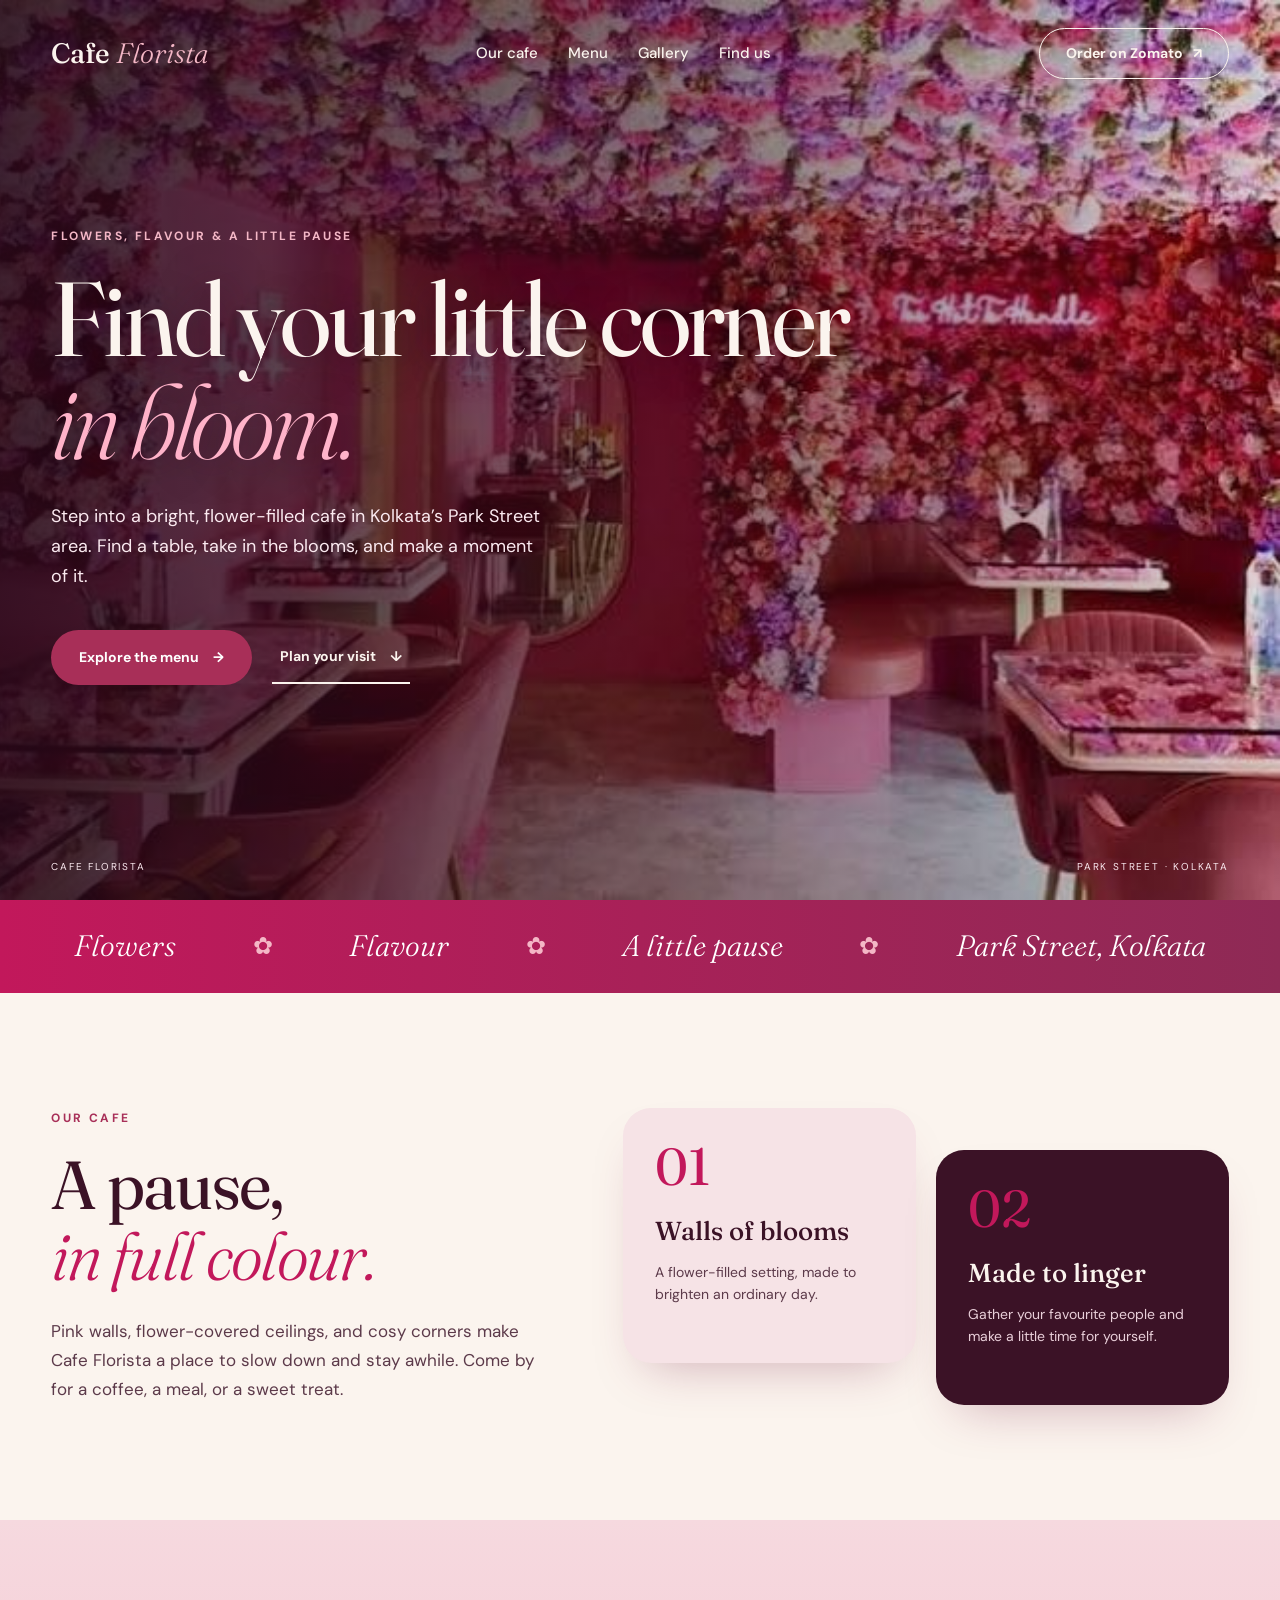
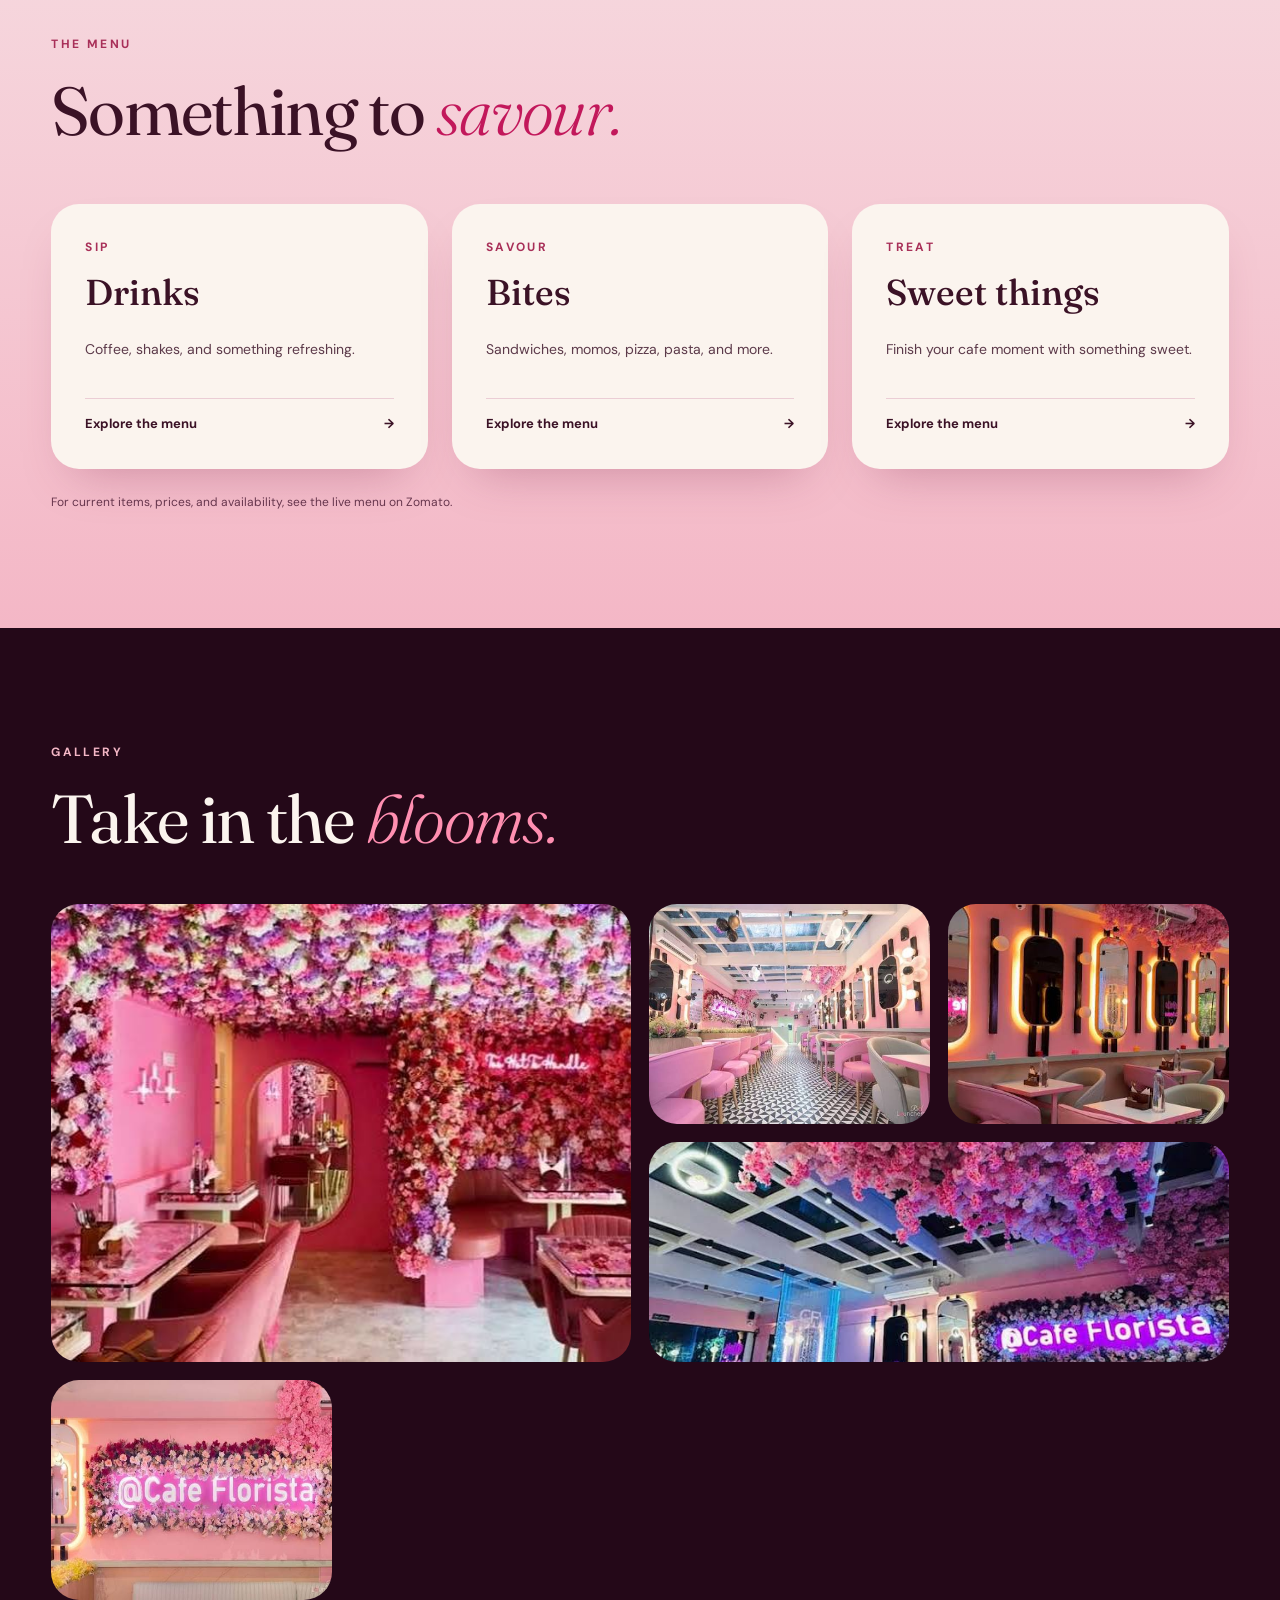
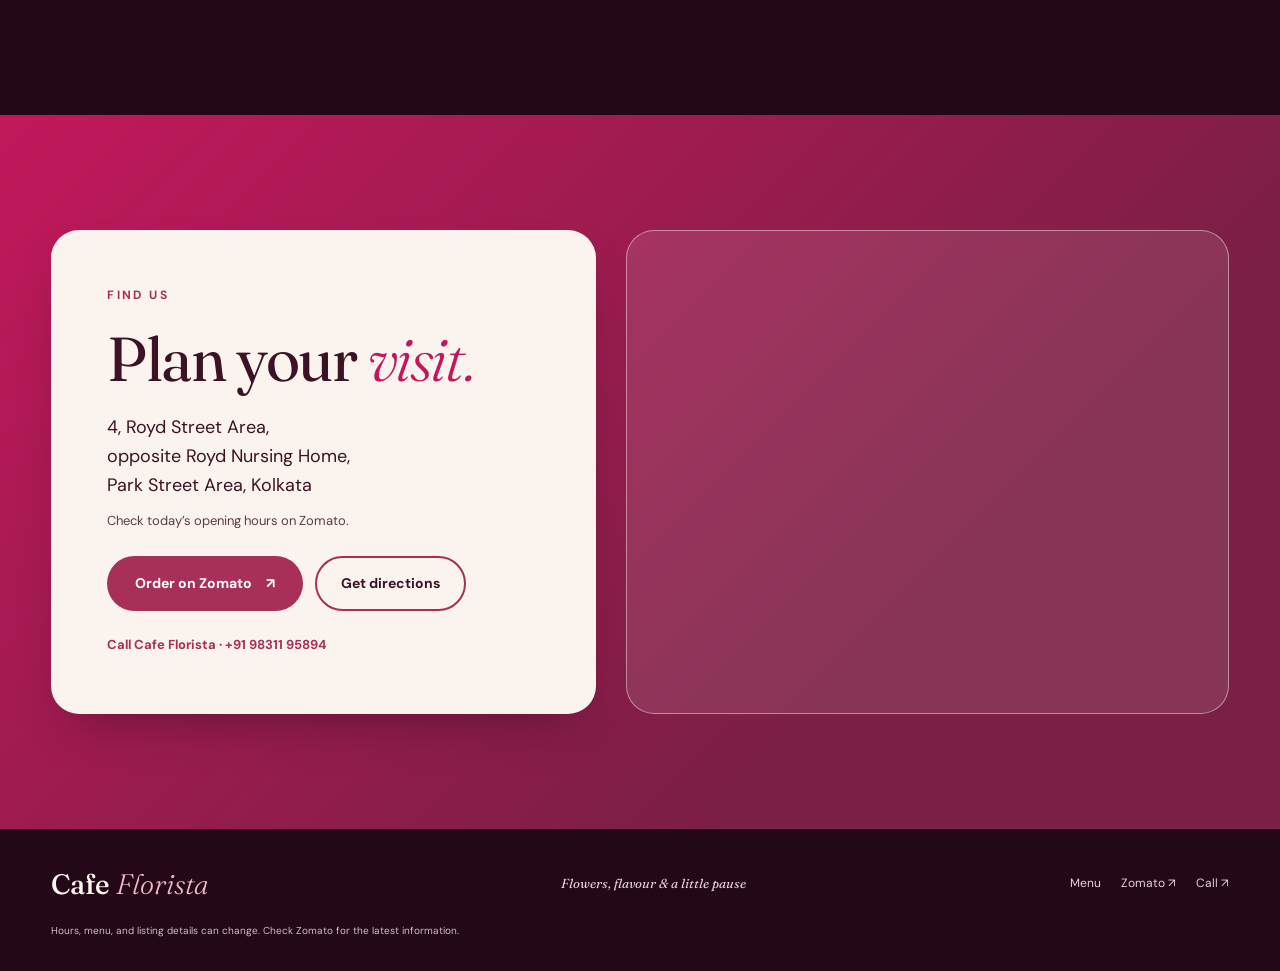
<file: index.html>
<!DOCTYPE html>
<html lang="en">
<head>
    <meta charset="UTF-8">
    <meta name="viewport" content="width=device-width, initial-scale=1.0">
    <meta name="description" content="Cafe Florista is a flower-filled cafe in Kolkata's Park Street area. Explore the cafe, menu, and visit details.">
    <meta name="theme-color" content="#fbf4ee">
    <title>Cafe Florista | Flowers, flavour & a little pause</title>
    <link rel="stylesheet" href="css/design.css">
</head>
<body>
    <header class="hero" id="top">
        <nav class="site-nav" aria-label="Main navigation">
            <a class="brand" href="#top">Cafe <em>Florista</em></a>
            <div class="nav-links"><a href="#cafe">Our cafe</a><a href="#menu">Menu</a><a href="#gallery">Gallery</a><a href="#find">Find us</a></div>
            <a class="nav-cta" href="https://www.zomato.com/kolkata/cafe-florista-1-park-street-area/order" target="_blank" rel="noopener noreferrer">Order on Zomato <span aria-hidden="true">↗</span></a>
        </nav>
        <div class="hero-content"><p class="eyebrow">Flowers, flavour & a little pause</p><h1>Find your little corner <em>in bloom.</em></h1><p class="hero-copy">Step into a bright, flower-filled cafe in Kolkata’s Park Street area. Find a table, take in the blooms, and make a moment of it.</p><div class="hero-actions"><a class="button button-primary" href="#menu">Explore the menu <span aria-hidden="true">→</span></a><a class="button button-quiet" href="#find">Plan your visit <span aria-hidden="true">↓</span></a></div></div>
        <div class="hero-note"><span>CAFE FLORISTA</span><span>PARK STREET · KOLKATA</span></div>
    </header>
    <main>
        <div class="ticker" aria-label="Flowers, flavour, a little pause, Park Street, Kolkata"><span>Flowers</span><i>✿</i><span>Flavour</span><i>✿</i><span>A little pause</span><i>✿</i><span>Park Street, Kolkata</span></div>
        <section class="cafe-section section" id="cafe"><div class="cafe-copy"><p class="eyebrow">Our cafe</p><h2>A pause,<br><em>in full colour.</em></h2><p>Pink walls, flower-covered ceilings, and cosy corners make Cafe Florista a place to slow down and stay awhile. Come by for a coffee, a meal, or a sweet treat.</p></div><div class="experience-grid"><article class="experience-card"><span class="card-number">01</span><h3>Walls of blooms</h3><p>A flower-filled setting, made to brighten an ordinary day.</p></article><article class="experience-card experience-card-dark"><span class="card-number">02</span><h3>Made to linger</h3><p>Gather your favourite people and make a little time for yourself.</p></article></div></section>
        <section class="menu-section section" id="menu"><p class="eyebrow">The menu</p><h2>Something to <em>savour.</em></h2><div class="menu-cards"><article class="menu-card"><p class="menu-label">SIP</p><h3>Drinks</h3><p>Coffee, shakes, and something refreshing.</p><a href="menu.html">Explore the menu <span aria-hidden="true">→</span></a></article><article class="menu-card"><p class="menu-label">SAVOUR</p><h3>Bites</h3><p>Sandwiches, momos, pizza, pasta, and more.</p><a href="menu.html">Explore the menu <span aria-hidden="true">→</span></a></article><article class="menu-card"><p class="menu-label">TREAT</p><h3>Sweet things</h3><p>Finish your cafe moment with something sweet.</p><a href="menu.html">Explore the menu <span aria-hidden="true">→</span></a></article></div><p class="menu-footnote">For current items, prices, and availability, see the live menu on Zomato.</p></section>
        <section class="gallery-section section" id="gallery"><p class="eyebrow">Gallery</p><h2>Take in the <em>blooms.</em></h2><div class="gallery-grid"><figure class="gallery-large"><img src="assets/menu/cafe_florista1.jpg" alt="Flower-covered ceiling and pink seating at Cafe Florista" loading="lazy"></figure><figure><img src="assets/menu/cafe_florista3.jpg" alt="Pink booth seating inside Cafe Florista" loading="lazy"></figure><figure><img src="assets/menu/cafe_florista5.jpg" alt="Cafe Florista tables and decorative mirrors" loading="lazy"></figure><figure><img src="assets/menu/cafe_florista6.jpg" alt="Cafe Florista sign set into a wall of flowers" loading="lazy"></figure><figure><img src="assets/menu/cafe_florista7.jpg" alt="Illuminated Cafe Florista flower wall" loading="lazy"></figure></div></section>
        <section class="find-section section" id="find"><div class="find-card"><p class="eyebrow">Find us</p><h2>Plan your <em>visit.</em></h2><p class="address">4, Royd Street Area,<br>opposite Royd Nursing Home,<br>Park Street Area, Kolkata</p><p class="hours-note">Check today’s opening hours on Zomato.</p><div class="find-actions"><a class="button button-primary" href="https://www.zomato.com/kolkata/cafe-florista-1-park-street-area/order" target="_blank" rel="noopener noreferrer">Order on Zomato <span aria-hidden="true">↗</span></a><a class="button button-outline" href="https://www.google.com/maps/dir/?api=1&amp;destination=22.5528594000%2C88.3543744000" target="_blank" rel="noopener noreferrer">Get directions</a></div><a class="phone-link" href="tel:+919831195894">Call Cafe Florista · +91 98311 95894</a></div><div class="map-frame"><iframe title="Map to Cafe Florista in Park Street, Kolkata" src="https://www.google.com/maps?q=22.5528594,88.3543744&amp;output=embed" loading="lazy" referrerpolicy="no-referrer-when-downgrade" allowfullscreen></iframe></div></section>
    </main>
    <footer class="site-footer"><a class="brand" href="#top">Cafe <em>Florista</em></a><span>Flowers, flavour & a little pause</span><div><a href="menu.html">Menu</a><a href="https://www.zomato.com/kolkata/cafe-florista-1-park-street-area" target="_blank" rel="noopener noreferrer">Zomato ↗</a><a href="tel:+919831195894">Call ↗</a></div><small>Hours, menu, and listing details can change. Check Zomato for the latest information.</small></footer>
</body>
</html>
</file>
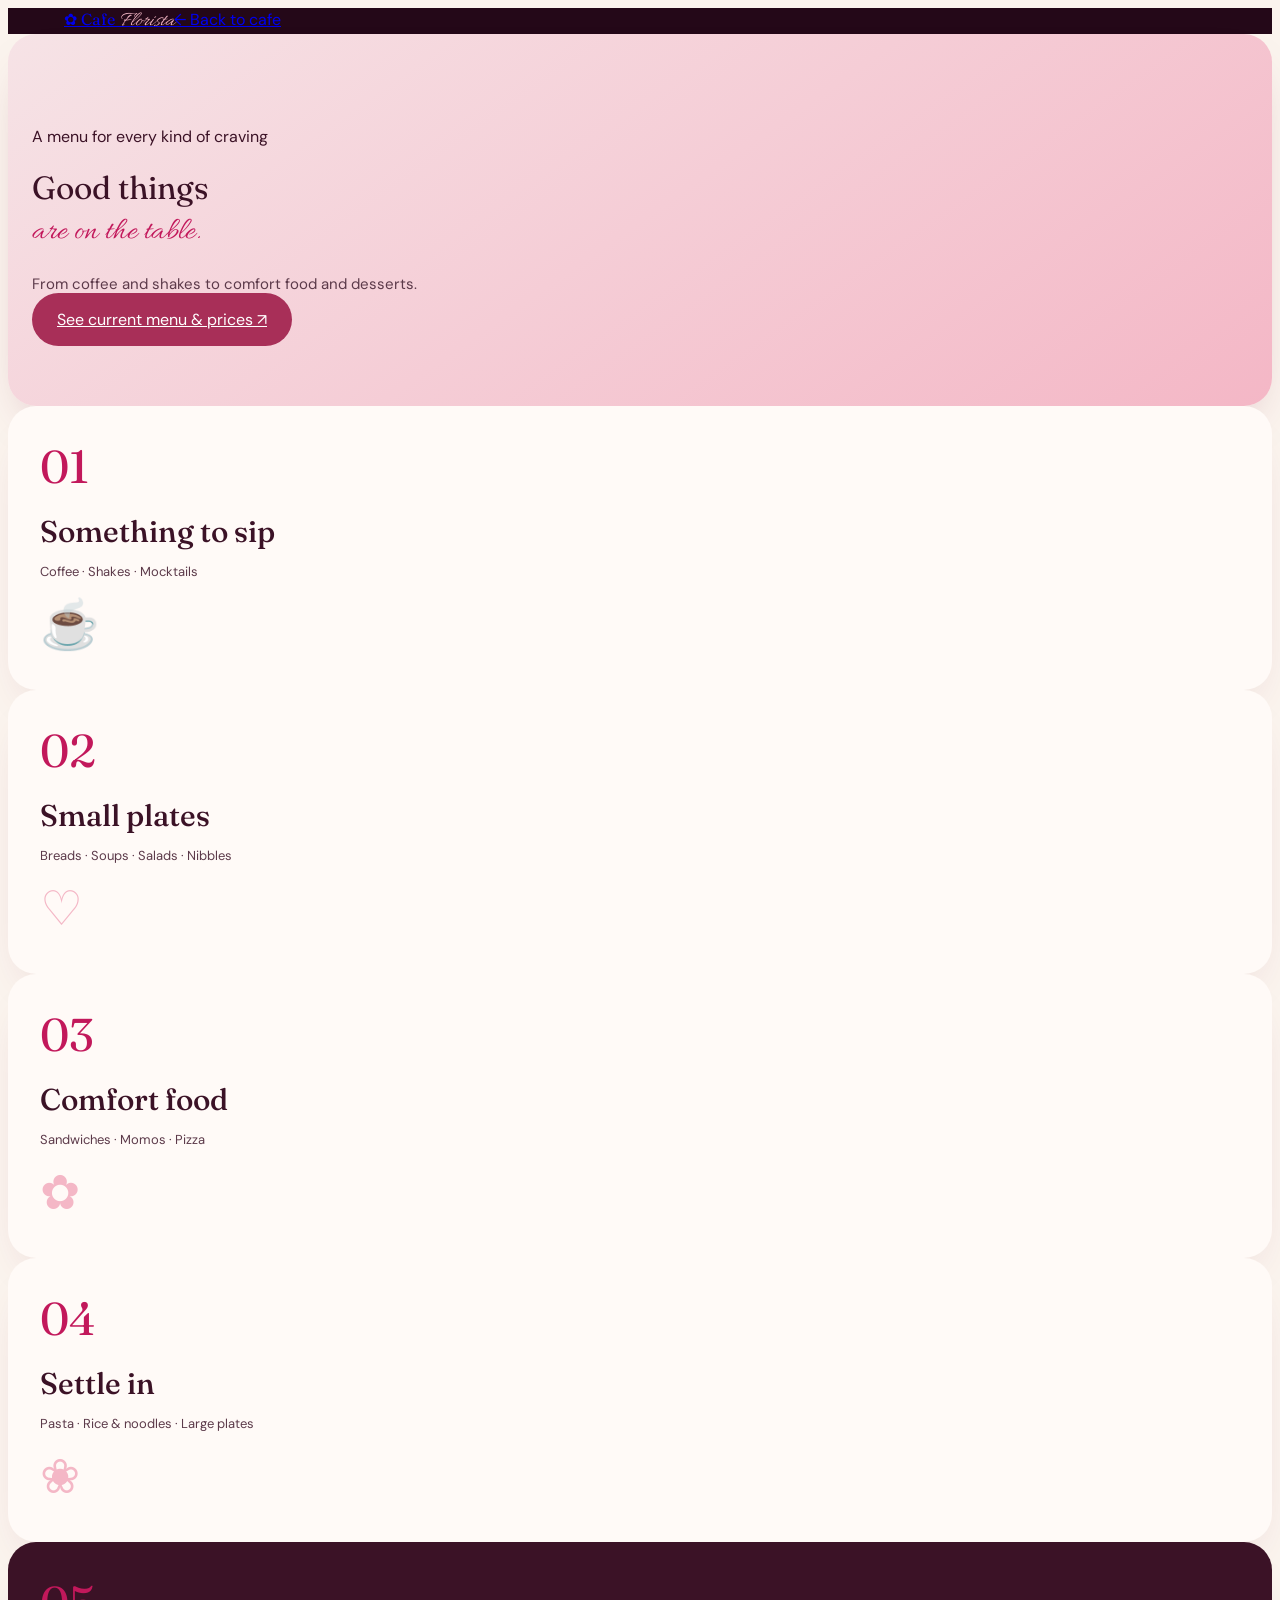
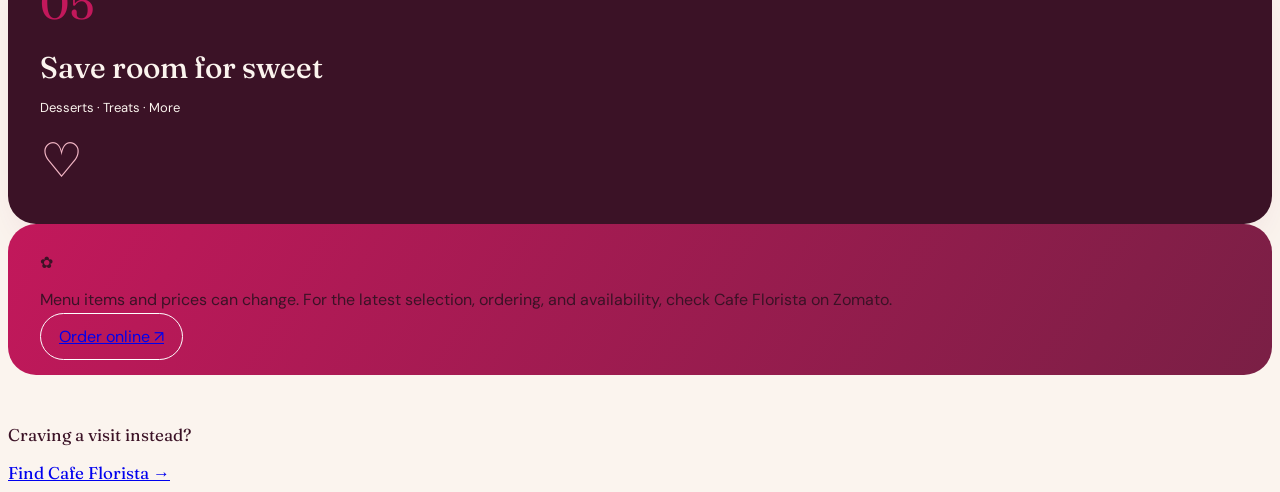
<file: menu.html>
<!DOCTYPE html>
<html lang="en">
<head>
    <meta charset="UTF-8">
    <meta name="viewport" content="width=device-width, initial-scale=1.0">
    <meta name="description" content="Explore Cafe Florista's menu categories, then see current items and prices on Zomato.">
    <meta name="theme-color" content="#f7e8ec">
    <title>Menu | Cafe Florista, Kolkata</title>
    <link rel="stylesheet" href="css/menu.css">
    <link rel="stylesheet" href="css/design-menu.css">
</head>
<body>
    <header class="menu-topbar"><a class="brand" href="index.html"><span class="brand-flower" aria-hidden="true">✿</span> Cafe <em>Florista</em></a><a class="back-home" href="index.html">← Back to cafe</a></header>
    <main class="menu-shell">
        <header class="menu-heading"><p class="eyebrow">A menu for every kind of craving</p><h1>Good things<br><em>are on the table.</em></h1><p>From coffee and shakes to comfort food and desserts.</p><a class="button button-dark" href="https://www.zomato.com/kolkata/cafe-florista-1-park-street-area/menu" target="_blank" rel="noopener noreferrer">See current menu & prices <span aria-hidden="true">↗</span></a></header>
        <section class="category-grid" aria-label="Menu categories">
            <article class="category-card"><span>01</span><h2>Something to sip</h2><p>Coffee · Shakes · Mocktails</p><div aria-hidden="true">☕</div></article>
            <article class="category-card"><span>02</span><h2>Small plates</h2><p>Breads · Soups · Salads · Nibbles</p><div aria-hidden="true">♡</div></article>
            <article class="category-card"><span>03</span><h2>Comfort food</h2><p>Sandwiches · Momos · Pizza</p><div aria-hidden="true">✿</div></article>
            <article class="category-card"><span>04</span><h2>Settle in</h2><p>Pasta · Rice & noodles · Large plates</p><div aria-hidden="true">❀</div></article>
            <article class="category-card category-dessert"><span>05</span><h2>Save room for sweet</h2><p>Desserts · Treats · More</p><div aria-hidden="true">♡</div></article>
        </section>
        <aside class="menu-note"><span aria-hidden="true">✿</span><p>Menu items and prices can change. For the latest selection, ordering, and availability, check Cafe Florista on Zomato.</p><a href="https://www.zomato.com/kolkata/cafe-florista-1-park-street-area/order" target="_blank" rel="noopener noreferrer">Order online <span aria-hidden="true">↗</span></a></aside>
        <footer class="menu-footer"><p>Craving a visit instead?</p><a class="text-link" href="index.html#visit">Find Cafe Florista <span aria-hidden="true">→</span></a></footer>
    </main>
</body>
</html>
</file>
<file: css/design.css>
@import url('https://fonts.googleapis.com/css2?family=DM+Sans:wght@400;500;700&family=Fraunces:ital,opsz,wght@0,9..144,300;0,9..144,400;0,9..144,500;1,9..144,300;1,9..144,400&display=swap');
:root{--ink:#3b1226;--berry:#240818;--pink:#c2185b;--rose:#a82f58;--blush:#f4b7c6;--paper:#fbf4ee;--soft-pink:#f6e3e6;--muted:#5c3a4a;--sans:'DM Sans',Arial,sans-serif;--serif:'Fraunces',Georgia,serif}
*{box-sizing:border-box}html{scroll-behavior:smooth;scroll-padding-top:24px}body{margin:0;background:var(--paper);color:var(--ink);font-family:var(--sans);line-height:1.65}a{color:inherit;text-decoration:none}a:hover{opacity:.85}.hero{position:relative;display:flex;flex-direction:column;justify-content:space-between;min-height:880px;min-height:min(920px,100svh);overflow:hidden;color:var(--paper);background:linear-gradient(90deg,rgba(36,8,24,.88),rgba(36,8,24,.58) 45%,rgba(36,8,24,.13)),url('../assets/menu/cafe_florista1.jpg') right center/cover no-repeat,#5a1a38}.site-nav{position:relative;z-index:1;display:flex;flex-wrap:wrap;align-items:center;justify-content:space-between;gap:16px;padding:28px clamp(24px,4vw,56px)}.brand{font-family:var(--serif);font-size:28px;font-weight:500;white-space:nowrap}.brand em{font-weight:300;color:var(--blush)}.nav-links{display:flex;flex-wrap:wrap;gap:30px;font-size:15px;font-weight:500}.nav-links a{padding:12px 0}.nav-cta{border:1.5px solid var(--paper);padding:13px 26px;border-radius:999px;font-size:14px;font-weight:700;white-space:nowrap}.nav-cta span{padding-left:7px}.hero-content{position:relative;z-index:1;max-width:900px;padding:65px clamp(24px,4vw,56px) 120px}.eyebrow{margin:0 0 20px;font-size:12px;letter-spacing:.2em;text-transform:uppercase;font-weight:700;color:var(--rose)}.hero .eyebrow{color:var(--blush)}h1,h2,h3,p{margin-top:0}.hero h1{margin:0 0 30px;font-family:var(--serif);font-size:clamp(62px,8.2vw,108px);line-height:.98;font-weight:400;letter-spacing:-.03em;text-shadow:0 4px 40px #24081880;max-width:960px}.hero h1 em{font-weight:300;color:#ffb3c9}.hero-copy{max-width:500px;margin-bottom:38px;font-size:18px;line-height:1.65;color:#fbeaf0}.hero-actions{display:flex;flex-wrap:wrap;align-items:center;gap:20px}.button{display:inline-flex;align-items:center;justify-content:center;gap:14px;padding:16px 28px;border-radius:999px;font-size:14px;font-weight:700;transition:transform .2s,background .2s,color .2s}.button:hover{transform:translateY(-2px)}.button-primary{background:var(--rose);color:#fff}.button-primary:hover{background:#7a1f45;opacity:1}.button-quiet{padding:14px 8px;border-bottom:2px solid var(--paper);border-radius:0}.hero-note{display:flex;justify-content:space-between;gap:18px;padding:0 clamp(24px,4vw,56px) 24px;font-size:10px;letter-spacing:.18em;color:#fbeaf0}
.ticker{display:flex;flex-wrap:wrap;align-items:center;justify-content:space-around;gap:14px 30px;padding:22px clamp(20px,4vw,56px);background:linear-gradient(90deg,#c2185b,#8e2a55);color:#fff;font-family:var(--serif);font-size:clamp(19px,2.3vw,30px);font-weight:300;font-style:italic}.ticker i{font-style:normal;color:var(--blush);font-size:.8em}
.section{padding:clamp(72px,9vw,130px) clamp(24px,4vw,56px)}.cafe-section{display:grid;grid-template-columns:minmax(280px,.9fr) minmax(420px,1.1fr);align-items:center;gap:clamp(38px,6vw,80px);max-width:1440px;margin:auto}.cafe-copy h2,.section h2{font-family:var(--serif);font-weight:400;font-size:clamp(44px,5.3vw,70px);line-height:1.05;letter-spacing:-.025em;margin:0}.cafe-copy h2 em,.section h2 em{font-weight:300;color:var(--pink)}.cafe-copy>p:last-child{max-width:500px;margin:26px 0 0;font-size:17px;line-height:1.7;color:var(--muted)}.experience-grid{display:grid;grid-template-columns:repeat(2,minmax(0,1fr));gap:20px;align-items:start}.experience-card{min-height:255px;padding:32px;background:var(--soft-pink);border-radius:28px;box-shadow:0 24px 50px -24px #7a1f4559}.experience-card-dark{margin-top:42px;background:var(--ink);color:var(--paper)}.card-number{font-family:var(--serif);font-size:52px;color:var(--pink);line-height:1}.experience-card h3{margin:17px 0 8px;font-family:var(--serif);font-size:26px;font-weight:500}.experience-card p{margin:0;color:var(--muted);font-size:14px;line-height:1.6}.experience-card-dark p{color:#e9cfd9}
.menu-section{position:relative;overflow:hidden;background:linear-gradient(180deg,#f6d9df,#f4b7c6)}.menu-section>h2{margin-bottom:58px}.menu-cards{display:grid;grid-template-columns:repeat(3,minmax(0,1fr));gap:24px;max-width:1440px;margin:auto}.menu-card{background:var(--paper);border-radius:28px;padding:34px;box-shadow:0 24px 50px -24px #7a1f4559}.menu-label{margin:0 0 5px;font-size:12px;letter-spacing:.2em;text-transform:uppercase;font-weight:700;color:var(--rose)}.menu-card h3{margin:0 0 16px;font-family:var(--serif);font-weight:500;font-size:36px}.menu-card>p:not(.menu-label){color:var(--muted);font-size:14px;min-height:46px}.menu-card>a{display:flex;justify-content:space-between;align-items:center;padding-top:14px;border-top:1px solid #ebcdd5;font-size:13px;font-weight:700}.menu-card>a:hover{color:var(--rose)}.menu-footnote{font-size:12px;color:#67364d;margin:24px 0 0}
.gallery-section{background:var(--berry);color:var(--paper)}.gallery-section .eyebrow{color:var(--blush)}.gallery-section h2{margin-bottom:50px}.gallery-section h2 em{color:#ff8fb1}.gallery-grid{display:grid;grid-template-columns:repeat(4,minmax(0,1fr));grid-auto-rows:220px;grid-auto-flow:dense;gap:18px}.gallery-grid figure{margin:0;min-height:0;overflow:hidden;border-radius:28px;background:linear-gradient(135deg,#c2185b,#8e2a55)}.gallery-grid img{display:block;width:100%;height:100%;object-fit:cover;transition:transform .5s}.gallery-grid figure:hover img{transform:scale(1.04)}.gallery-grid .gallery-large{grid-row:span 2;grid-column:span 2}.gallery-grid figure:nth-child(4){grid-column:span 2}
.find-section{display:grid;grid-template-columns:minmax(360px,.95fr) minmax(360px,1.05fr);gap:30px;align-items:stretch;background:linear-gradient(135deg,#c2185b,#7a1f45 72%)}.find-card{padding:clamp(30px,5vw,56px);background:var(--paper);border-radius:28px;box-shadow:0 24px 50px -24px #24081880}.find-card h2{font-size:clamp(42px,5vw,62px);margin-bottom:22px}.find-card h2 em{color:var(--pink)}.address{font-size:18px;line-height:1.6;margin:0 0 10px}.hours-note{font-size:13px;color:var(--muted);margin:0 0 25px}.find-actions{display:flex;flex-wrap:wrap;gap:12px}.button-outline{border:2px solid var(--rose);color:var(--ink);padding:14px 24px}.phone-link{display:inline-block;margin-top:23px;color:var(--rose);font-size:13px;font-weight:700}.map-frame{min-height:390px;overflow:hidden;border:1px solid #ffffff70;border-radius:28px;background:#ffffff1a}.map-frame iframe{display:block;width:100%;height:100%;min-height:390px;border:0}
.site-footer{display:grid;grid-template-columns:1fr 1fr auto;align-items:center;gap:16px 28px;padding:32px clamp(24px,4vw,56px);background:var(--berry);color:#e9cfd9;font-size:13px}.site-footer .brand{color:var(--paper)}.site-footer>span{font-family:var(--serif);font-style:italic}.site-footer>div{display:flex;gap:20px}.site-footer>div a{font-size:12px}.site-footer small{grid-column:1/-1;color:#d7bbc4;font-size:10px}
a:focus-visible{outline:3px solid #ff8fb1;outline-offset:4px;border-radius:4px}
@media(max-width:900px){.cafe-section,.find-section{grid-template-columns:1fr}.experience-grid{max-width:700px}.find-section{gap:22px}.map-frame,.map-frame iframe{min-height:340px}}
@media(max-width:680px){.hero{min-height:800px;min-height:96svh;background-position:57% center}.site-nav{padding:22px;gap:12px}.brand{font-size:25px}.nav-links{order:3;width:100%;justify-content:space-between;gap:16px}.nav-links a{font-size:13px}.nav-cta{padding:10px 14px;font-size:12px}.hero-content{padding:75px 22px 100px}.hero h1{font-size:clamp(56px,13vw,82px)}.hero-copy{font-size:16px}.hero-note{padding:0 22px 20px;font-size:8px}.ticker{justify-content:center;gap:10px 17px;padding:20px 16px}.section{padding:72px 22px}.experience-grid{gap:12px}.experience-card{padding:24px;min-height:225px}.experience-card-dark{margin-top:25px}.menu-section>h2{margin-bottom:34px}.menu-cards{grid-template-columns:1fr;gap:14px}.menu-card{padding:28px}.menu-card>p:not(.menu-label){min-height:auto}.gallery-grid{grid-template-columns:repeat(2,minmax(0,1fr));grid-auto-rows:170px;gap:10px}.gallery-grid .gallery-large{grid-row:span 2;grid-column:span 2}.gallery-grid figure:nth-child(4){grid-column:span 1}.find-section{padding-left:16px;padding-right:16px}.find-card{padding:30px 24px}.map-frame,.map-frame iframe{min-height:300px}.site-footer{grid-template-columns:1fr auto}.site-footer>span{grid-column:1/-1;grid-row:2}.site-footer>div{grid-column:1/-1;grid-row:3}.site-footer small{grid-row:4}}@media(max-width:400px){.nav-cta{font-size:10px;padding:8px 10px}.experience-grid{grid-template-columns:1fr}.experience-card-dark{margin-top:0}.hero-actions{gap:9px}.button{padding:14px 18px;font-size:12px}.gallery-grid{grid-auto-rows:145px}.find-actions{align-items:flex-start;flex-direction:column}}
@media(prefers-reduced-motion:reduce){html{scroll-behavior:auto}*,*::before,*::after{transition:none!important;animation:none!important}}
</file>
<file: css/menu.css>
@import url('https://fonts.googleapis.com/css2?family=Allura&family=DM+Sans:wght@400;500;600;700&family=Playfair+Display:wght@500;600;700&display=swap');
.brand em{font-family:'Allura',cursive;font-weight:400;font-style:normal;font-size:1.3em;color:#ffc8d6}.menu-heading h1 em{font-family:'Allura',cursive;font-style:normal;font-weight:400;letter-spacing:0;color:var(--rose)}
@media(max-width:600px){.menu-topbar{height:68px;padding:0 18px}.brand{font-size:19px}.menu-shell{padding:36px 18px}.menu-heading{padding:42px 15px}.category-grid{grid-template-columns:1fr;gap:10px}.category-card{min-height:165px}.category-card h2{margin-top:23px}.category-dessert{grid-column:auto}.menu-note{grid-template-columns:28px 1fr;padding:20px;gap:10px}.menu-note>a{grid-column:2}.menu-footer{align-items:flex-start;flex-direction:column;gap:3px}}@media(prefers-reduced-motion:reduce){html{scroll-behavior:auto}}
</file>
<file: css/design-menu.css>
@import url('https://fonts.googleapis.com/css2?family=Fraunces:ital,opsz,wght@0,9..144,300;0,9..144,400;0,9..144,500;1,9..144,300;1,9..144,400&family=DM+Sans:wght@400;500;700&display=swap');
:root{--ink:#3b1226;--rose:#a82f58;--pink:#c2185b;--pale:#f6e3e6;--cream:#fbf4ee;--serif:'Fraunces',Georgia,serif;--sans:'DM Sans',Arial,sans-serif}
body{background:var(--cream);color:var(--ink);font-family:var(--sans)}.menu-topbar{background:#240818;padding-inline:clamp(20px,5vw,56px)}.brand{font-family:var(--serif);font-weight:400}.brand em{font-style:italic;font-weight:300;color:#f4b7c6}.menu-heading{border-radius:28px;background:linear-gradient(145deg,#f6e3e6,#f4b7c6);padding:clamp(42px,7vw,76px) 24px;box-shadow:0 24px 50px -24px #7a1f4559}.menu-heading h1{font-family:var(--serif);font-weight:400;color:var(--ink)}.menu-heading h1 em{font-weight:300;color:var(--pink)}.menu-heading>p:not(.eyebrow){font-size:15px;color:#5c3a4a}.menu-heading .button{border-radius:999px;background:#a82f58;color:white;padding:16px 25px}.category-grid{gap:20px}.category-card{min-height:220px;border:0;border-radius:28px;background:#fffaf7;padding:32px;box-shadow:0 24px 50px -24px #7a1f4533}.category-card>span{font-family:var(--serif);font-size:46px;color:var(--pink);letter-spacing:0}.category-card h2{font-family:var(--serif);font-size:30px;font-weight:500;margin:18px 0 6px}.category-card p{font-size:13px;color:#5c3a4a}.category-card>div{color:#f4b7c6;font-size:48px}.category-dessert{background:#3b1226;color:#fbf4ee;min-height:170px}.category-dessert h2,.category-dessert p{color:#fbf4ee}.menu-note{border-radius:28px;background:linear-gradient(120deg,#c2185b,#7a1f45);padding:28px 32px}.menu-note>a{border:1px solid #fff;padding:12px 18px;border-radius:999px}.menu-footer{padding-top:32px}.menu-footer p,.menu-footer .text-link{font-family:var(--serif);font-size:17px}
@media(max-width:600px){.menu-shell{padding:30px 18px}.menu-heading{border-radius:22px}.category-grid{gap:12px}.category-card{min-height:180px;border-radius:22px;padding:26px}.category-dessert{min-height:150px}.menu-note{border-radius:22px;padding:22px}}
@media(prefers-reduced-motion:reduce){html{scroll-behavior:auto}}
</file>
